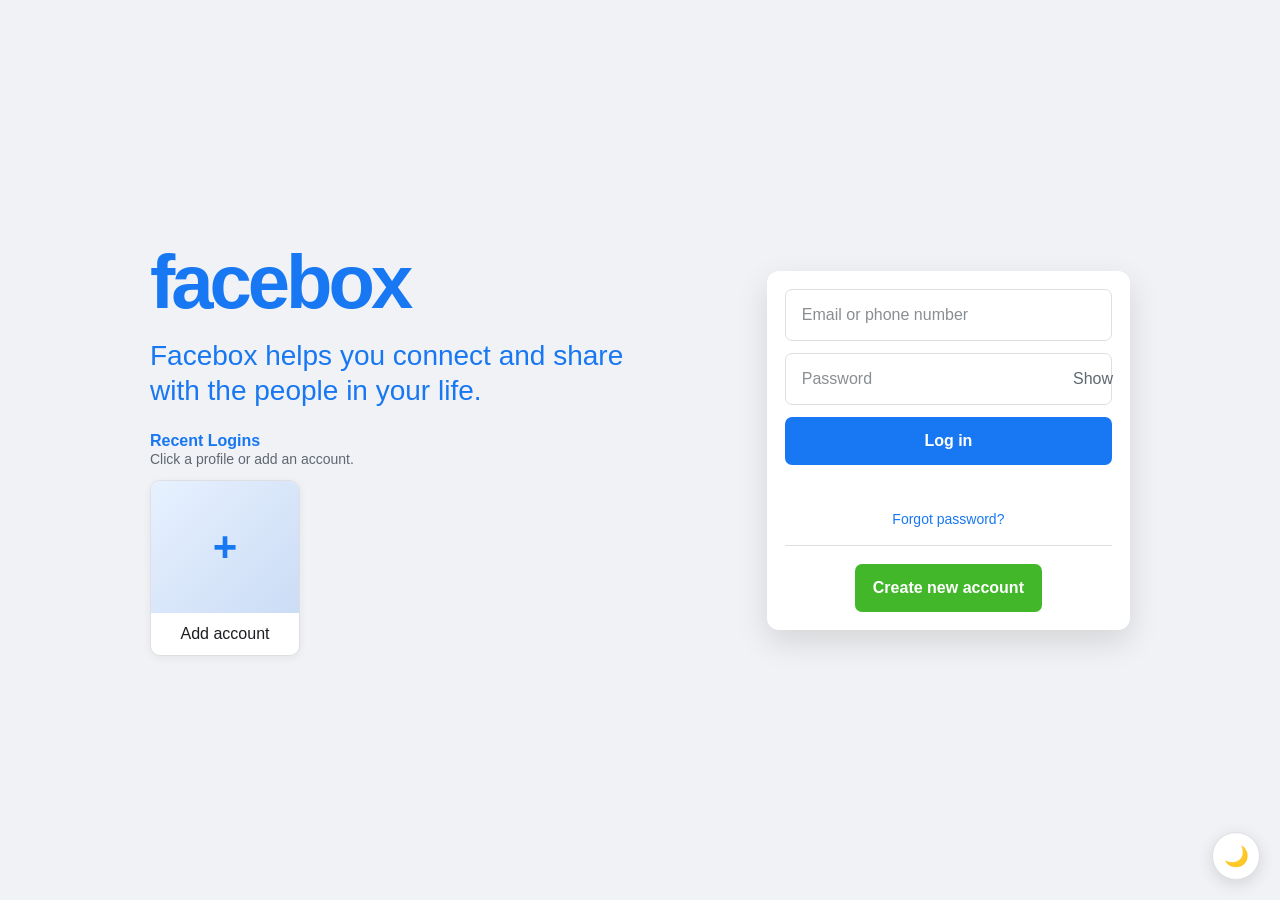
<file: index.html>
<!DOCTYPE html>
<html lang="en">
<head>
  <meta charset="UTF-8">
  <meta name="viewport" content="width=device-width, initial-scale=1.0">
  <title>Facebox</title>
  <link rel="stylesheet" href="styles.css">
  <script src="app.js" defer></script>
</head>
<body>
  <main class="auth-page">
    <div class="auth-layout">
      <section class="brand" aria-label="Facebox introduction">
        <h1 class="brand-name">facebox</h1>
        <p class="brand-copy">Facebox helps you connect and share with the people in your life.</p>
        <div class="recent-label">
          <strong>Recent Logins</strong>
          <span>Click a profile or add an account.</span>
        </div>
        <button class="recent-account" type="button" data-open-signup>
          <span class="avatar">+</span>
          <span class="account-name">Add account</span>
        </button>
      </section>

      <section class="login-card" aria-label="Log in">
        <form data-login-form novalidate>
          <div class="form-group">
            <input class="field" type="text" name="identity" placeholder="Email or phone number" autocomplete="username">
          </div>
          <div class="form-group password-wrap">
            <input class="field" type="password" name="password" placeholder="Password" autocomplete="current-password">
            <button class="password-toggle" type="button" data-password-toggle aria-label="Show password">Show</button>
          </div>
          <button class="btn btn-primary" type="submit">Log in</button>
          <p class="form-message" data-form-message aria-live="polite"></p>
          <a class="text-link forgot-link" href="forgetp.html">Forgot password?</a>
          <hr class="divider">
          <div class="create-row">
            <button class="btn btn-success" type="button" data-open-signup>Create new account</button>
          </div>
        </form>
      </section>
    </div>
  </main>

  <button class="theme-toggle" type="button" data-theme-toggle aria-label="Toggle dark mode">🌙</button>

  <div class="modal-backdrop" data-signup-modal aria-hidden="true" role="dialog" aria-modal="true" aria-labelledby="signup-title">
    <div class="modal">
      <div class="modal-header">
        <div>
          <h2 id="signup-title">Sign Up</h2>
          <p>It’s quick and easy.</p>
        </div>
        <button class="modal-close" type="button" data-close-modal aria-label="Close">&times;</button>
      </div>
      <form class="modal-body" data-signup-form novalidate>
        <div class="name-fields">
          <div class="form-group"><input class="field" type="text" name="firstName" placeholder="First name" required></div>
          <div class="form-group"><input class="field" type="text" name="lastName" placeholder="Surname" required></div>
        </div>
        <div class="form-group"><input class="field" type="text" name="identity" placeholder="Mobile number or email" required></div>
        <div class="form-group password-wrap">
          <input class="field" type="password" name="password" placeholder="New password" required>
          <button class="password-toggle" type="button" data-password-toggle aria-label="Show password">Show</button>
        </div>
        <button class="btn btn-success" type="submit">Sign Up</button>
      </form>
    </div>
  </div>
</body>
</html>
</file>
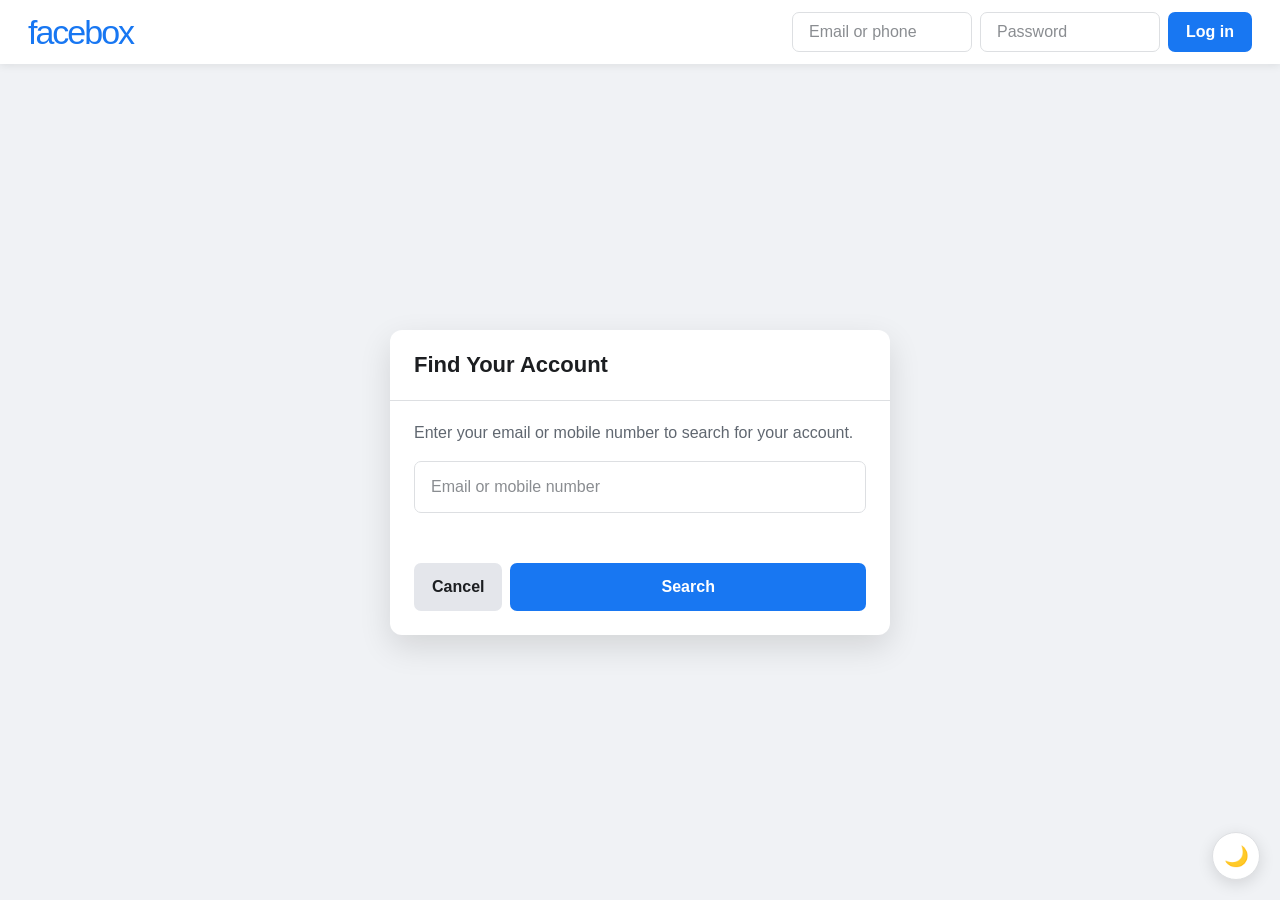
<file: forgetp.html>
<!DOCTYPE html>
<html lang="en">
<head>
  <meta charset="UTF-8">
  <meta name="viewport" content="width=device-width, initial-scale=1.0">
  <title>Forgot Password - Facebox</title>
  <link rel="stylesheet" href="styles.css">
  <script src="app.js" defer></script>
</head>
<body class="recovery-page">
  <header class="recovery-header">
    <a class="brand brand-name text-link" href="index.html" style="text-decoration:none">facebox</a>
    <form class="header-login" data-login-form novalidate>
      <input class="field" type="text" name="identity" placeholder="Email or phone">
      <input class="field" type="password" name="password" placeholder="Password">
      <button class="btn btn-primary" type="submit">Log in</button>
    </form>
  </header>

  <main class="recovery-main">
    <section class="recovery-card" aria-labelledby="recovery-title">
      <h1 id="recovery-title">Find Your Account</h1>
      <form class="recovery-body" data-recovery-form novalidate>
        <p>Enter your email or mobile number to search for your account.</p>
        <div class="form-group">
          <input class="field" type="text" name="recovery" placeholder="Email or mobile number" autocomplete="email">
        </div>
        <p class="form-message" data-form-message aria-live="polite"></p>
        <div class="recovery-actions">
          <a class="btn btn-secondary" href="index.html" style="display:inline-grid;place-items:center;text-decoration:none">Cancel</a>
          <button class="btn btn-primary" type="submit">Search</button>
        </div>
      </form>
    </section>
  </main>

  <button class="theme-toggle" type="button" data-theme-toggle aria-label="Toggle dark mode">🌙</button>
</body>
</html>
</file>
<file: styles.css>
:root {
  --blue: #1877f2;
  --blue-dark: #166fe5;
  --green: #42b72a;
  --green-dark: #36a420;
  --background: #f0f2f5;
  --surface: #ffffff;
  --text: #1c1e21;
  --muted: #606770;
  --border: #dddfe2;
  --danger: #d93025;
  --shadow: 0 12px 32px rgba(0, 0, 0, 0.12);
}

* { box-sizing: border-box; }

body {
  margin: 0;
  min-height: 100vh;
  font-family: Arial, Helvetica, sans-serif;
  color: var(--text);
  background: var(--background);
  transition: background 0.25s ease, color 0.25s ease;
}

button, input { font: inherit; }
button { cursor: pointer; }

.auth-page {
  min-height: 100vh;
  display: grid;
  place-items: center;
  padding: 48px 24px;
}

.auth-layout {
  width: min(980px, 100%);
  display: grid;
  grid-template-columns: 1.2fr 0.8fr;
  align-items: center;
  gap: 72px;
}

.brand { color: var(--blue); }
.brand-name {
  margin: 0;
  font-size: clamp(52px, 8vw, 76px);
  line-height: 1;
  letter-spacing: -4px;
}
.brand-copy {
  max-width: 480px;
  margin: 18px 0 0;
  font-size: clamp(21px, 3vw, 28px);
  line-height: 1.25;
}

.recent-label { margin: 24px 0 12px; }
.recent-label strong { display: block; }
.recent-label span { color: var(--muted); font-size: 14px; }
.recent-account {
  width: 150px;
  border: 1px solid var(--border);
  border-radius: 10px;
  background: var(--surface);
  overflow: hidden;
  padding: 0;
  color: var(--text);
  box-shadow: 0 2px 8px rgba(0, 0, 0, 0.06);
  transition: transform 0.18s ease, box-shadow 0.18s ease;
}
.recent-account:hover { transform: translateY(-3px); box-shadow: var(--shadow); }
.avatar {
  height: 132px;
  display: grid;
  place-items: center;
  background: linear-gradient(135deg, #e7f1ff, #cbdcf5);
  color: var(--blue);
  font-size: 42px;
  font-weight: 700;
}
.account-name { display: block; padding: 12px 8px; }

.login-card, .recovery-card {
  background: var(--surface);
  border-radius: 12px;
  box-shadow: var(--shadow);
}
.login-card { padding: 18px; }
.form-group { margin-bottom: 12px; }
.field {
  width: 100%;
  height: 52px;
  border: 1px solid var(--border);
  border-radius: 7px;
  background: var(--surface);
  color: var(--text);
  padding: 0 16px;
  outline: none;
}
.field:focus { border-color: var(--blue); box-shadow: 0 0 0 2px rgba(24, 119, 242, 0.15); }
.field::placeholder { color: #8a8d91; }
.password-wrap { position: relative; }
.password-wrap .field { padding-right: 48px; }
.password-toggle {
  position: absolute;
  right: 7px;
  top: 7px;
  width: 38px;
  height: 38px;
  border: 0;
  border-radius: 50%;
  background: transparent;
  color: var(--muted);
}
.password-toggle:hover { background: var(--background); }

.btn {
  min-height: 48px;
  border: 0;
  border-radius: 7px;
  padding: 0 18px;
  font-weight: 700;
  transition: background 0.18s ease, transform 0.18s ease;
}
.btn:active { transform: scale(0.98); }
.btn-primary { width: 100%; background: var(--blue); color: #fff; }
.btn-primary:hover { background: var(--blue-dark); }
.btn-success { background: var(--green); color: #fff; }
.btn-success:hover { background: var(--green-dark); }
.btn-secondary { background: #e4e6eb; color: var(--text); }

.divider { border: 0; border-top: 1px solid var(--border); margin: 18px 0; }
.text-link {
  color: var(--blue);
  text-decoration: none;
  font-size: 14px;
}
.text-link:hover { text-decoration: underline; }
.forgot-link { display: block; text-align: center; margin: 16px 0; }
.create-row { display: flex; justify-content: center; }
.form-message { min-height: 20px; margin: 10px 0 0; color: var(--danger); font-size: 13px; text-align: center; }

.theme-toggle {
  position: fixed;
  right: 20px;
  bottom: 20px;
  width: 48px;
  height: 48px;
  border: 1px solid var(--border);
  border-radius: 50%;
  background: var(--surface);
  color: var(--text);
  box-shadow: 0 4px 16px rgba(0, 0, 0, 0.12);
  font-size: 20px;
}

.recovery-page { min-height: 100vh; background: var(--background); }
.recovery-header {
  height: 64px;
  display: flex;
  align-items: center;
  justify-content: space-between;
  padding: 0 28px;
  background: var(--surface);
  box-shadow: 0 2px 8px rgba(0, 0, 0, 0.08);
}
.recovery-header .brand-name { font-size: 34px; letter-spacing: -2px; }
.header-login { display: flex; align-items: center; gap: 8px; }
.header-login .field { width: 180px; height: 40px; }
.header-login .btn { min-height: 40px; }
.recovery-main { min-height: calc(100vh - 64px); display: grid; place-items: center; padding: 24px; }
.recovery-card { width: min(500px, 100%); overflow: hidden; }
.recovery-card h1 { margin: 0; padding: 22px 24px; border-bottom: 1px solid var(--border); font-size: 22px; }
.recovery-body { padding: 20px 24px 24px; }
.recovery-body p { margin-top: 0; color: var(--muted); line-height: 1.5; }
.recovery-actions { display: flex; justify-content: flex-end; gap: 8px; margin-top: 18px; }

.modal-backdrop {
  position: fixed;
  inset: 0;
  display: none;
  place-items: center;
  z-index: 20;
  padding: 20px;
  background: rgba(255, 255, 255, 0.75);
}
.modal-backdrop.open { display: grid; }
.modal {
  width: min(430px, 100%);
  background: var(--surface);
  border-radius: 10px;
  box-shadow: var(--shadow);
}
.modal-header { display: flex; align-items: start; justify-content: space-between; padding: 16px 18px 12px; border-bottom: 1px solid var(--border); }
.modal-header h2 { margin: 0 0 3px; font-size: 30px; }
.modal-header p { margin: 0; color: var(--muted); }
.modal-close { border: 0; background: transparent; color: var(--muted); font-size: 24px; line-height: 1; }
.modal-body { padding: 16px 18px 18px; }
.name-fields { display: grid; grid-template-columns: 1fr 1fr; gap: 10px; }
.modal-body .form-group { margin-bottom: 10px; }
.modal-body .field { height: 44px; }
.modal-body .btn-success { width: 70%; display: block; margin: 10px auto 0; }

body.dark-mode {
  --background: #18191a;
  --surface: #242526;
  --text: #e4e6eb;
  --muted: #b0b3b8;
  --border: #3a3b3c;
  --shadow: 0 12px 32px rgba(0, 0, 0, 0.35);
}
body.dark-mode .avatar { background: linear-gradient(135deg, #28384d, #1f2c40); }
body.dark-mode .modal-backdrop { background: rgba(0, 0, 0, 0.65); }

@media (max-width: 800px) {
  .auth-layout { grid-template-columns: 1fr; max-width: 430px; gap: 34px; text-align: center; }
  .brand-copy { margin-inline: auto; }
  .recent-account { margin-inline: auto; }
  .header-login { display: none; }
}

@media (max-width: 480px) {
  .auth-page { padding: 28px 16px; align-content: start; }
  .brand-name { letter-spacing: -3px; }
  .brand-copy { font-size: 19px; }
  .recovery-header { padding: 0 16px; }
  .recovery-card h1, .recovery-body { padding-left: 18px; padding-right: 18px; }
  .recovery-actions { flex-direction: column-reverse; }
  .recovery-actions .btn { width: 100%; }
  .name-fields { grid-template-columns: 1fr; }
}
</file>
